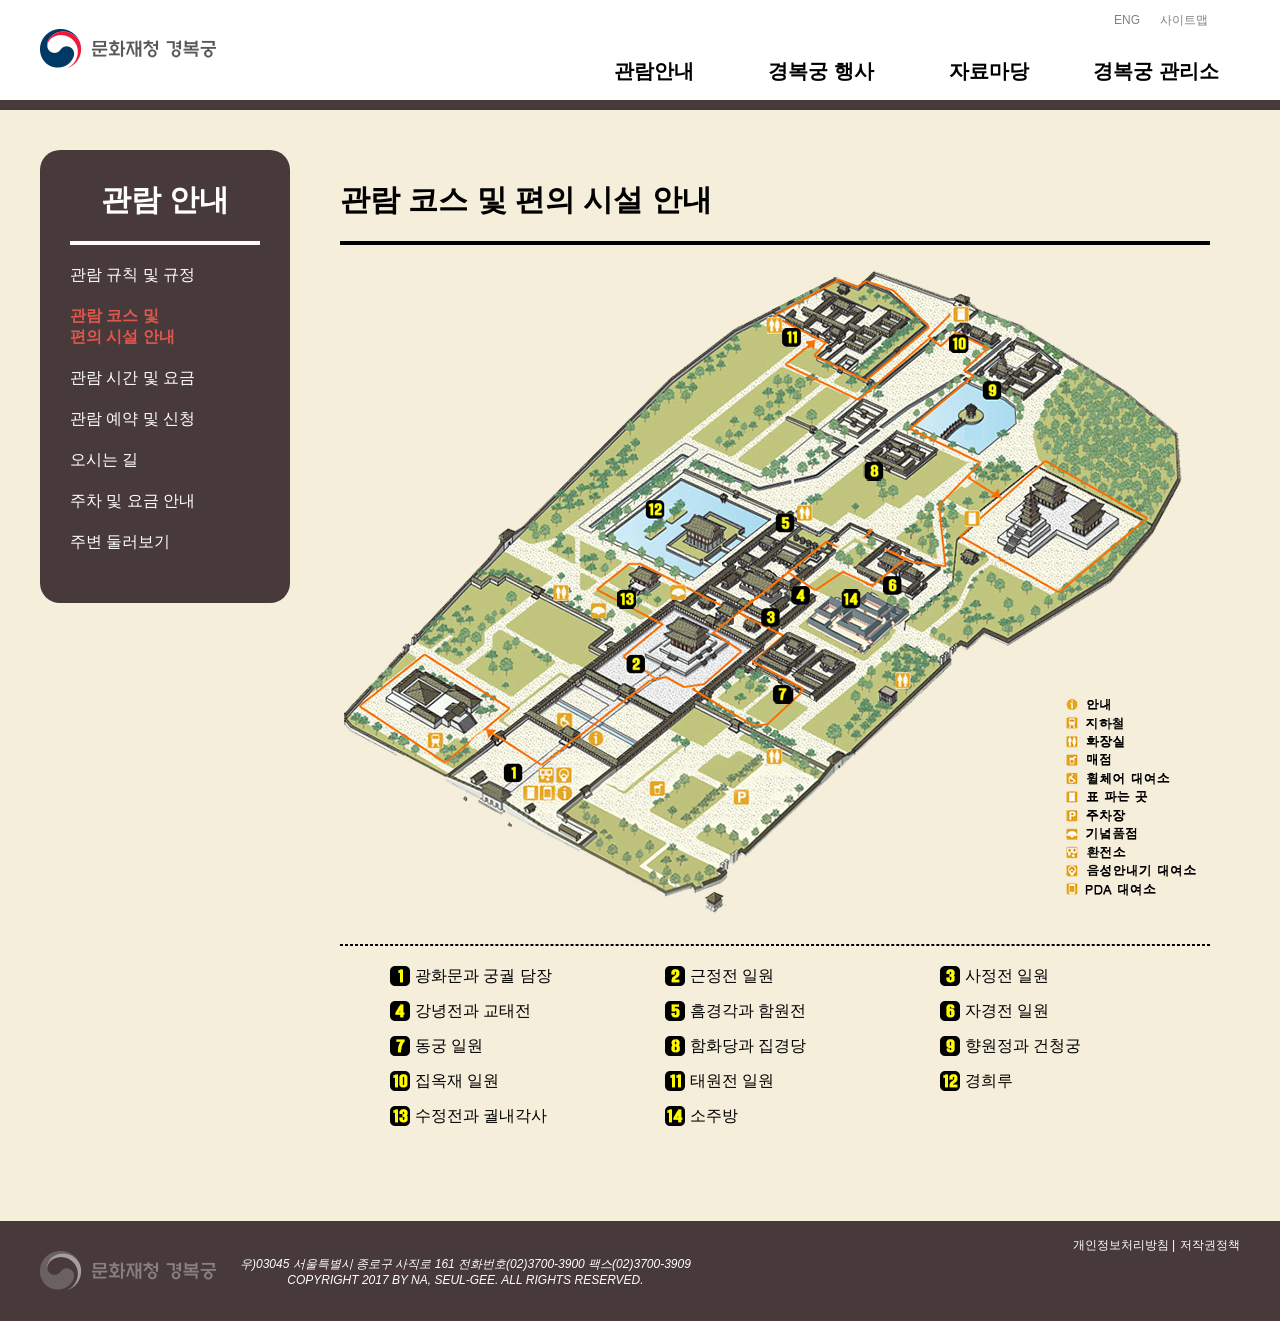
<file: 01_Gyeonbokgung/sub/guide/course/index.html>
<!DOCTYPE html>
<html lang="ko">

<head>
    <meta charset="UTF-8">
    <title>문화재청 경복궁</title>
    <link rel="stylesheet" type="text/css" href="../../../css/basic.css">
    <link rel="stylesheet" type="text/css" href="../../../css/guide.css">
    <script src="http://ajax.googleapis.com/ajax/libs/jquery/1.11.3/jquery.min.js"></script>
    <script>
        $(function () {
            $('.depth02').hide();
            $('.depth01>li').mouseenter(function () {
                $('.depth02').slideUp();
                $(this).children('.depth02').slideDown();
            })
            $('.depth02').mouseleave(function () {
                $('.depth02').slideUp();
            })
            
            $('.course_img div').mouseenter(function(){
                var li = $(this).index();
                $('.course_li li').eq(li).addClass('on');
                $(this).children('img:last-child').animate({
                    opacity: 1
                })
            })
            $('.course_img div').mouseleave(function(){
                var li = $(this).index();
                $('.course_li li').eq(li).removeClass('on');
                $(this).children('img:last-child').animate({
                    opacity: 0
                })
            })
            $('.course_li li').mouseenter(function(){
                var li = $(this).index();
                $('.course_img div').eq(li).children('img:last-child').animate({
                    opacity: 1
                })
                $(this).addClass('on');
            })
            $('.course_li li').mouseleave(function(){
                var li = $(this).index();
                $('.course_img div').eq(li).children('img:last-child').animate({
                    opacity: 0
                })
                $(this).removeClass('on');
            })
        })
    </script>
</head>

<body>
    <header>
        <div class="wrap">
            <div class="top_logo"><a href="http://dreamwhale.dothome.co.kr/01_Gyeonbokgung/"></a></div>
            <div class="top_nav">
                <ul>
                    <li><a href="#">ENG</a></li>
                    <li><a href="http://dreamwhale.dothome.co.kr/01_Gyeonbokgung/sub/services/sitemap/">사이트맵</a></li>
                </ul>
            </div>
            <div class="main_nav">
                <ul class="depth01">
                    <li class="nav_menu01"><a href="#none">관람안내</a>
                        <ul class="depth02">
                            <li><a href="#">관람 규칙 및 규정</a></li>
                            <li><a href="http://dreamwhale.dothome.co.kr/01_Gyeonbokgung/sub/guide/course/">관람 코스 및<br>편의 시설 안내</a></li>
                            <li><a href="#">관람 시간 및 요금</a></li>
                            <li><a href="#none">관람 예약 및 신청</a></li>
                            <li><a href="http://dreamwhale.dothome.co.kr/01_Gyeonbokgung/sub/guide/map/">오시는 길</a></li>
                            <li><a href="#">주차 및 요금 안내</a></li>
                            <li><a href="#">주변 둘러보기</a></li>
                        </ul>
                    </li>
                    <li class="nav_menu02"><a href="#none">경복궁 행사</a>
                        <ul class="depth02">
                            <li><a href="#">야간 특별 관람</a></li>
                            <li><a href="#">다례 체험</a></li>
                            <li><a href="#">장고 개방</a></li>
                            <li><a href="#">소주방 개방</a></li>
                            <li><a href="#">수문장 교대 의식</a></li>
                            <li><a href="#">왕가의 산책</a></li>
                        </ul>
                    </li>
                    <li class="nav_menu03"><a href="#none">자료마당</a>
                        <ul class="depth02">
                            <li><a href="#none">경복궁 소개</a></li>
                            <li><a href="#">알고싶은 이야기</a></li>
                            <li><a href="#">가이드 북</a></li>
                            <li><a href="#">간행물</a></li>
                            <li><a href="#">언론보도</a></li>
                        </ul>
                    </li>
                    <li class="nav_menu04"><a href="#none">경복궁 관리소</a>
                        <ul class="depth02">
                            <li><a href="#">인사말</a></li>
                            <li><a href="#">연혁</a></li>
                            <li><a href="#">직원소개</a></li>
                            <li><a href="#">공지사항</a></li>
                            <li><a href="#">자주하는 질문</a></li>
                            <li><a href="https://www.e-minwon.go.kr/webs/menu.jsp?menu_id=info">민원 신청</a></li>
                        </ul>
                    </li>
                </ul>
            </div>
        </div>
    </header>
    <section>
        <div class="side_nav">
            <h1>관람 안내</h1>
            <hr>
            <ul>
                <li><a href="#">관람 규칙 및 규정</a></li>
                <li class="on"><a href="http://dreamwhale.dothome.co.kr/01_Gyeonbokgung/sub/guide/course/">관람 코스 및<br>편의 시설 안내</a></li>
                <li><a href="#">관람 시간 및 요금</a></li>
                <li><a href="#">관람 예약 및 신청</a></li>
                <li><a href="http://dreamwhale.dothome.co.kr/01_Gyeonbokgung/sub/guide/map/">오시는 길</a></li>
                <li><a href="#">주차 및 요금 안내</a></li>
                <li><a href="#">주변 둘러보기</a></li>
            </ul>
        </div>
        <div class="article">
            <div class="course">
                <h1>관람 코스 및 편의 시설 안내</h1>
                <hr>
                <div class="box">
                    <div class="course_img">
                        <div>
                            <img src="../../images/guide/1.png" alt="광화문과 궁궐 담장">
                            <img src="../../images/guide/hover/1.png" alt="광화문과 궁궐 담장">
                        </div>
                        <div>
                            <img src="../../images/guide/2.png" alt="근정전 일원">
                            <img src="../../images/guide/hover/2.png" alt="근정전 일원">
                        </div>
                        <div>
                            <img src="../../images/guide/3.png" alt="사정전 일원">
                            <img src="../../images/guide/hover/3.png" alt="사정전 일원">
                        </div>
                        <div>
                            <img src="../../images/guide/4.png" alt="강녕전과 교태전">
                            <img src="../../images/guide/hover/4.png" alt="강녕전과 교태전">
                        </div>
                        <div>
                            <img src="../../images/guide/5.png" alt="흠경각과 함원전">
                            <img src="../../images/guide/hover/5.png" alt="흠경각과 함원전">
                        </div>
                        <div>
                            <img src="../../images/guide/6.png" alt="자경전 일원">
                            <img src="../../images/guide/hover/6.png" alt="자경전 일원">
                        </div>
                        <div>
                            <img src="../../images/guide/7.png" alt="동궁 일원">
                            <img src="../../images/guide/hover/7.png" alt="동궁 일원">
                        </div>
                        <div>
                            <img src="../../images/guide/8.png" alt="함화당과 집경당">
                            <img src="../../images/guide/hover/8.png" alt="함화당과 집경당">
                        </div>
                        <div>
                            <img src="../../images/guide/9.png" alt="향원정과 건청궁">
                            <img src="../../images/guide/hover/9.png" alt="향원정과 건청궁">
                        </div>
                        <div>
                            <img src="../../images/guide/10.png" alt="집옥재 일원">
                            <img src="../../images/guide/hover/10.png" alt="집옥재 일원">
                        </div>
                        <div>
                            <img src="../../images/guide/11.png" alt="태원전 일원">
                            <img src="../../images/guide/hover/11.png" alt="태원전 일원">
                        </div>
                        <div>
                            <img src="../../images/guide/12.png" alt="경희루">
                            <img src="../../images/guide/hover/12.png" alt="경희루">
                        </div>
                        <div>
                            <img src="../../images/guide/13.png" alt="수정전과 궐내각사">
                            <img src="../../images/guide/hover/13.png" alt="수정전과 궐내각사">
                        </div>
                        <div>
                            <img src="../../images/guide/14.png" alt="소주방">
                            <img src="../../images/guide/hover/14.png" alt="소주방">
                        </div>
                    </div>
                    <hr>
                    <ul class="course_li">
                        <li>광화문과 궁궐 담장</li>
                        <li>근정전 일원</li>
                        <li>사정전 일원</li>
                        <li>강녕전과 교태전</li>
                        <li>흠경각과 함원전</li>
                        <li>자경전 일원</li>
                        <li>동궁 일원</li>
                        <li>함화당과 집경당</li>
                        <li>향원정과 건청궁</li>
                        <li>집옥재 일원</li>
                        <li>태원전 일원</li>
                        <li>경희루</li>
                        <li>수정전과 궐내각사</li>
                        <li>소주방</li>
                    </ul>
                </div>
            </div>
        </div>
    </section>
    <footer>
        <div class="wrap">
            <div class="footer_logo"></div>
            <address>
               우)03045 서울특별시 종로구 사직로 161  전화번호(02)3700-3900  팩스(02)3700-3909<br>
               COPYRIGHT 2017 BY NA, SEUL-GEE. ALL RIGHTS RESERVED.
            </address>
            <ul class="copyright">
               <li><a href="http://dreamwhale.dothome.co.kr/01_Gyeonbokgung/sub/services/privacy_detail/">개인정보처리방침</a> |</li>
               <li><a href="http://dreamwhale.dothome.co.kr/01_Gyeonbokgung/sub/services/copyright_detail/">저작권정책</a></li>
            </ul>
        </div>
    </footer>
</body>

</html>
</file>
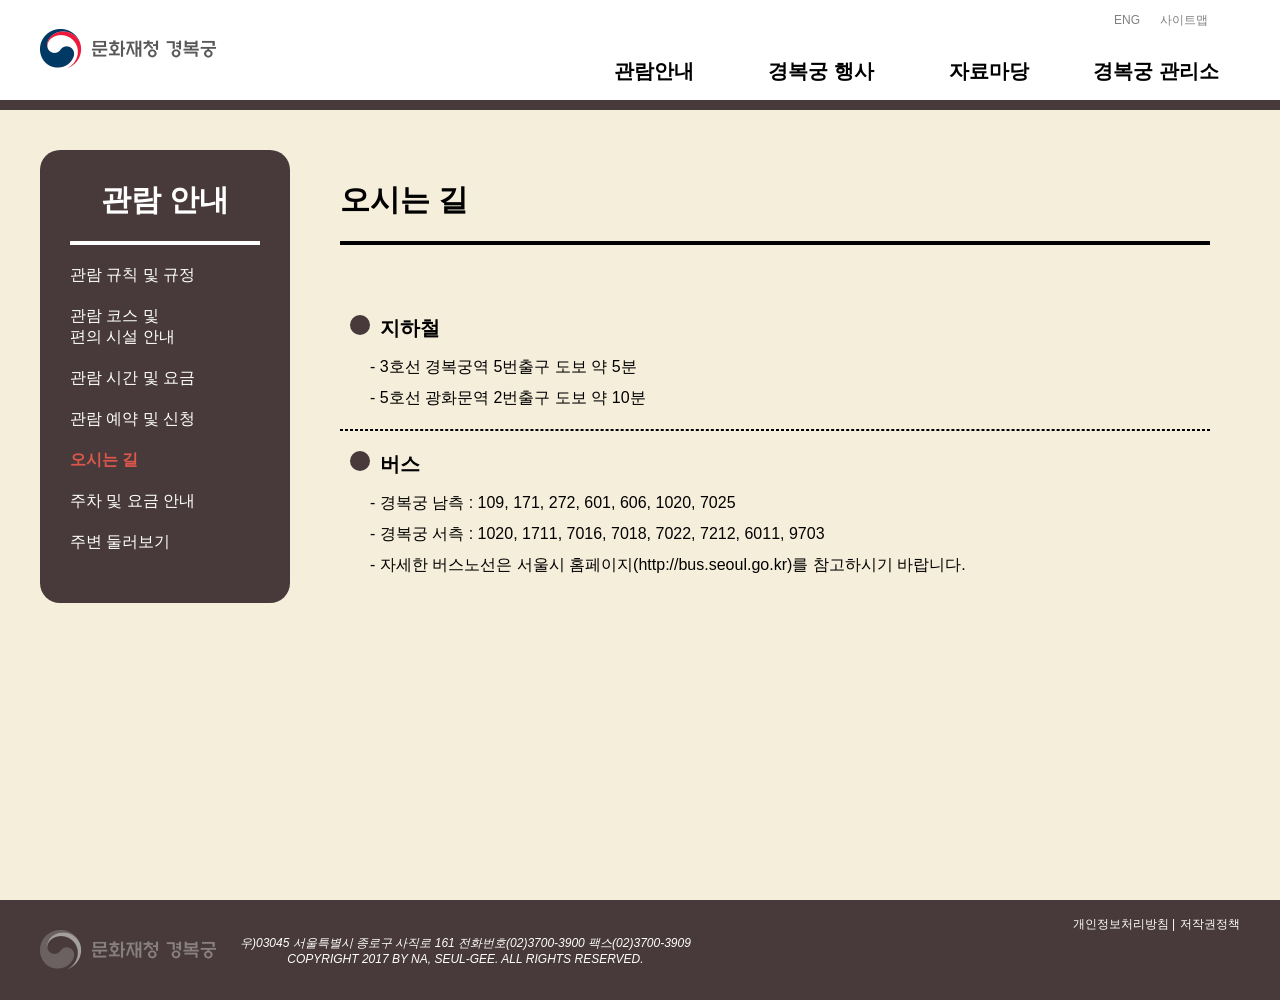
<file: 01_Gyeonbokgung/sub/guide/map/index.html>
<!DOCTYPE html>
<html lang="ko">

<head>
    <meta charset="UTF-8">
    <title>문화재청 경복궁</title>
    <link rel="stylesheet" type="text/css" href="../../../css/basic.css">
    <link rel="stylesheet" type="text/css" href="../../../css/guide.css">
    <script src="http://ajax.googleapis.com/ajax/libs/jquery/1.11.3/jquery.min.js"></script>
    <script>
        $(function () {
            $('.depth02').hide();
            $('.depth01>li').mouseenter(function () {
                $('.depth02').slideUp();
                $(this).children('.depth02').slideDown();
            })
            $('.depth02').mouseleave(function () {
                $('.depth02').slideUp();
            })
        })
    </script>
</head>

<body>
    <header>
        <div class="wrap">
            <div class="top_logo"><a href="http://dreamwhale.dothome.co.kr/01_Gyeonbokgung/"></a></div>
            <div class="top_nav">
                <ul>
                    <li><a href="#">ENG</a></li>
                    <li><a href="http://dreamwhale.dothome.co.kr/01_Gyeonbokgung/sub/services/sitemap/">사이트맵</a></li>
                </ul>
            </div>
            <div class="main_nav">
                <ul class="depth01">
                    <li class="nav_menu01"><a href="#none">관람안내</a>
                        <ul class="depth02">
                            <li><a href="#">관람 규칙 및 규정</a></li>
                            <li><a href="http://dreamwhale.dothome.co.kr/01_Gyeonbokgung/sub/guide/course/">관람 코스 및<br>편의 시설 안내</a></li>
                            <li><a href="#">관람 시간 및 요금</a></li>
                            <li><a href="#none">관람 예약 및 신청</a></li>
                            <li><a href="http://dreamwhale.dothome.co.kr/01_Gyeonbokgung/sub/guide/map/">오시는 길</a></li>
                            <li><a href="#">주차 및 요금 안내</a></li>
                            <li><a href="#">주변 둘러보기</a></li>
                        </ul>
                    </li>
                    <li class="nav_menu02"><a href="#none">경복궁 행사</a>
                        <ul class="depth02">
                            <li><a href="#">야간 특별 관람</a></li>
                            <li><a href="#">다례 체험</a></li>
                            <li><a href="#">장고 개방</a></li>
                            <li><a href="#">소주방 개방</a></li>
                            <li><a href="#">수문장 교대 의식</a></li>
                            <li><a href="#">왕가의 산책</a></li>
                        </ul>
                    </li>
                    <li class="nav_menu03"><a href="#none">자료마당</a>
                        <ul class="depth02">
                            <li><a href="#none">경복궁 소개</a></li>
                            <li><a href="#">알고싶은 이야기</a></li>
                            <li><a href="#">가이드 북</a></li>
                            <li><a href="#">간행물</a></li>
                            <li><a href="#">언론보도</a></li>
                        </ul>
                    </li>
                    <li class="nav_menu04"><a href="#none">경복궁 관리소</a>
                        <ul class="depth02">
                            <li><a href="#">인사말</a></li>
                            <li><a href="#">연혁</a></li>
                            <li><a href="#">직원소개</a></li>
                            <li><a href="#">공지사항</a></li>
                            <li><a href="#">자주하는 질문</a></li>
                            <li><a href="https://www.e-minwon.go.kr/webs/menu.jsp?menu_id=info">민원 신청</a></li>
                        </ul>
                    </li>
                </ul>
            </div>
        </div>
    </header>
    <section>
        <div class="side_nav">
            <h1>관람 안내</h1>
            <hr>
            <ul>
                <li><a href="#">관람 규칙 및 규정</a></li>
                <li><a href="http://dreamwhale.dothome.co.kr/01_Gyeonbokgung/sub/guide/course/">관람 코스 및<br>편의 시설 안내</a></li>
                <li><a href="#">관람 시간 및 요금</a></li>
                <li><a href="#">관람 예약 및 신청</a></li>
                <li class="on"><a href="http://dreamwhale.dothome.co.kr/01_Gyeonbokgung/sub/guide/map/">오시는 길</a></li>
                <li><a href="#">주차 및 요금 안내</a></li>
                <li><a href="#">주변 둘러보기</a></li>
            </ul>
        </div>
        <div class="article">
            <div class="map">
                <h1>오시는 길</h1>
                <hr>
                <div class="box">
                    <div class="daum">
                        <!-- * Daum 지도 - 지도퍼가기 -->
                        <!-- 1. 지도 노드 -->
                        <div id="daumRoughmapContainer1486525077939" class="root_daum_roughmap root_daum_roughmap_landing"></div>

                        <!--
                            2. 설치 스크립트
                            * 지도 퍼가기 서비스를 2개 이상 넣을 경우, 설치 스크립트는 하나만 삽입합니다.
                        -->
                        <script class="daum_roughmap_loader_script" src="http://dmaps.daum.net/map_js_init/roughmapLoader.js">
                        </script>

                        <!-- 3. 실행 스크립트 -->
                        <script>
                            new daum.roughmap.Lander({
                                "timestamp" : "1486525077939",
                                "key" : "fthh",
                                "mapWidth" : "850",
                                "mapHeight" : "400",
                            }).render();
                        </script>
                    </div>
                    <ul class="transport">
                        <li><div></div><p>지하철</p>
                            <ul>
                                <li>- 3호선 경복궁역 5번출구 도보 약 5분</li>
                                <li>- 5호선 광화문역 2번출구 도보 약 10분</li>
                            </ul>
                        </li>
                        <li><hr></li>
                        <li><div></div><p>버스</p>
                            <ul>
                                <li>- 경복궁 남측 : 109, 171, 272, 601, 606, 1020, 7025</li>
                                <li>- 경복궁 서측 : 1020, 1711, 7016, 7018, 7022, 7212, 6011, 9703</li>
                                <li>- 자세한 버스노선은 서울시 홈페이지(http://bus.seoul.go.kr)를 참고하시기 바랍니다.</li>
                            </ul>
                        </li>
                    </ul>
                </div>
            </div>
        </div>
    </section>
    <footer>
        <div class="wrap">
            <div class="footer_logo"></div>
            <address>
               우)03045 서울특별시 종로구 사직로 161  전화번호(02)3700-3900  팩스(02)3700-3909<br>
               COPYRIGHT 2017 BY NA, SEUL-GEE. ALL RIGHTS RESERVED.
            </address>
            <ul class="copyright">
               <li><a href="http://dreamwhale.dothome.co.kr/01_Gyeonbokgung/sub/services/privacy_detail/">개인정보처리방침</a> |</li>
               <li><a href="http://dreamwhale.dothome.co.kr/01_Gyeonbokgung/sub/services/copyright_detail/">저작권정책</a></li>
            </ul>
        </div>
    </footer>
</body>

</html>
</file>
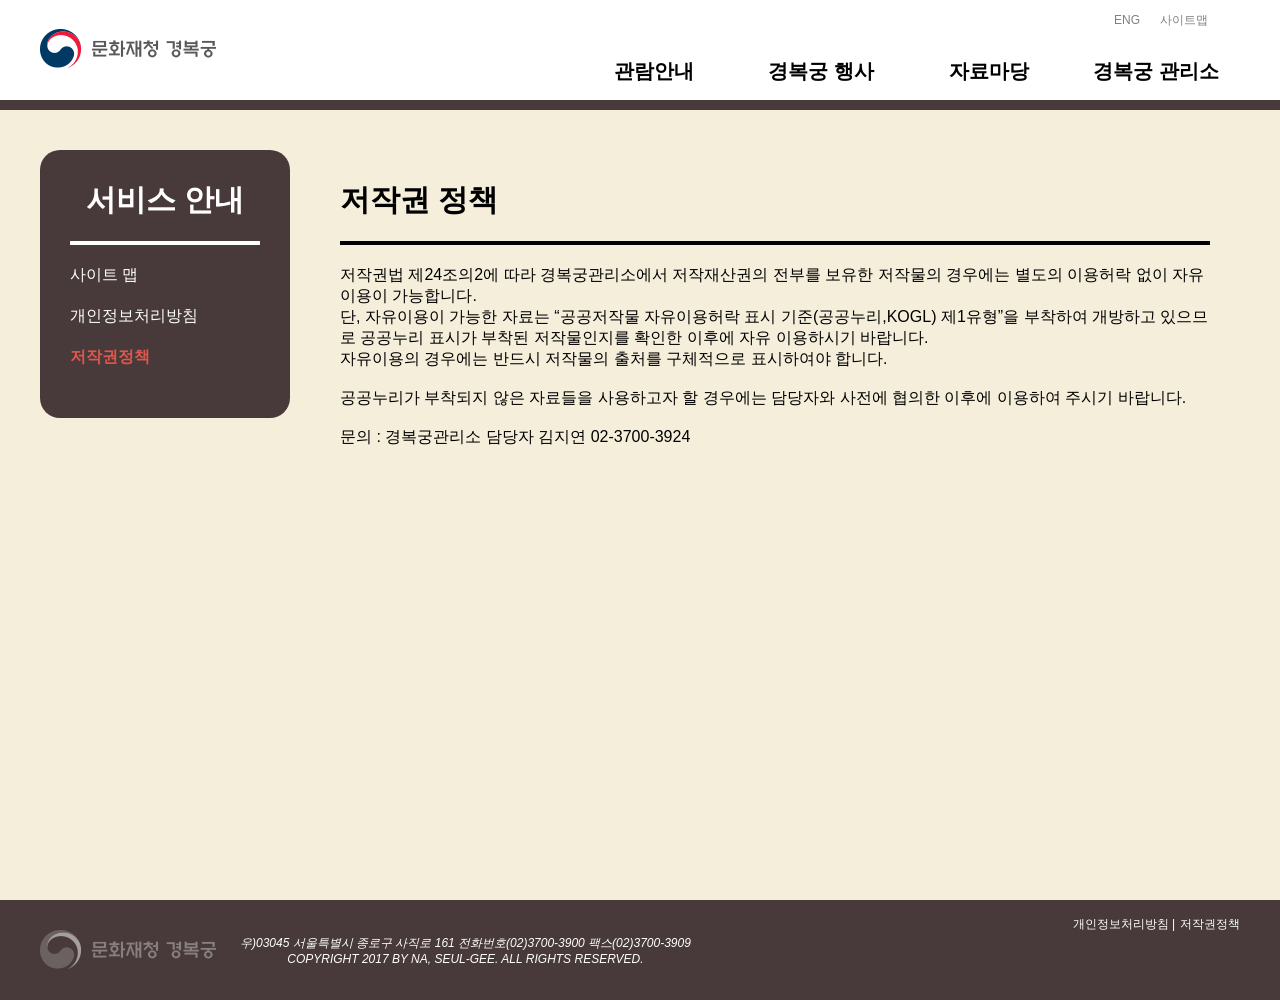
<file: 01_Gyeonbokgung/sub/services/copyright_detail/index.html>
<!DOCTYPE html>
<html lang="ko">

<head>
    <meta charset="UTF-8">
    <title>문화재청 경복궁</title>
    <link rel="stylesheet" type="text/css" href="../../../css/basic.css">
    <link rel="stylesheet" type="text/css" href="../../../css/services.css">
    <script src="http://ajax.googleapis.com/ajax/libs/jquery/1.11.3/jquery.min.js"></script>
    <script>
        $(function () {
            $('.depth02').hide();
            $('.depth01>li').mouseenter(function () {
                $('.depth02').slideUp();
                $(this).children('.depth02').slideDown();
            })
            $('.depth02').mouseleave(function () {
                $('.depth02').slideUp();
            })
        })
    </script>
</head>

<body>
    <header>
        <div class="wrap">
            <div class="top_logo"><a href="http://dreamwhale.dothome.co.kr/01_Gyeonbokgung/"></a></div>
            <div class="top_nav">
                <ul>
                    <li><a href="#">ENG</a></li>
                    <li><a href="http://dreamwhale.dothome.co.kr/01_Gyeonbokgung/sub/services/sitemap/">사이트맵</a></li>
                </ul>
            </div>
            <div class="main_nav">
                <ul class="depth01">
                    <li class="nav_menu01"><a href="#none">관람안내</a>
                        <ul class="depth02">
                            <li><a href="#">관람 규칙 및 규정</a></li>
                            <li><a href="http://dreamwhale.dothome.co.kr/01_Gyeonbokgung/sub/guide/course/">관람 코스 및<br>편의 시설 안내</a></li>
                            <li><a href="#">관람 시간 및 요금</a></li>
                            <li><a href="#none">관람 예약 및 신청</a></li>
                            <li><a href="http://dreamwhale.dothome.co.kr/01_Gyeonbokgung/sub/guide/map/">오시는 길</a></li>
                            <li><a href="#">주차 및 요금 안내</a></li>
                            <li><a href="#">주변 둘러보기</a></li>
                        </ul>
                    </li>
                    <li class="nav_menu02"><a href="#none">경복궁 행사</a>
                        <ul class="depth02">
                            <li><a href="#">야간 특별 관람</a></li>
                            <li><a href="#">다례 체험</a></li>
                            <li><a href="#">장고 개방</a></li>
                            <li><a href="#">소주방 개방</a></li>
                            <li><a href="#">수문장 교대 의식</a></li>
                            <li><a href="#">왕가의 산책</a></li>
                        </ul>
                    </li>
                    <li class="nav_menu03"><a href="#none">자료마당</a>
                        <ul class="depth02">
                            <li><a href="#none">경복궁 소개</a></li>
                            <li><a href="#">알고싶은 이야기</a></li>
                            <li><a href="#">가이드 북</a></li>
                            <li><a href="#">간행물</a></li>
                            <li><a href="#">언론보도</a></li>
                        </ul>
                    </li>
                    <li class="nav_menu04"><a href="#none">경복궁 관리소</a>
                        <ul class="depth02">
                            <li><a href="#">인사말</a></li>
                            <li><a href="#">연혁</a></li>
                            <li><a href="#">직원소개</a></li>
                            <li><a href="#">공지사항</a></li>
                            <li><a href="#">자주하는 질문</a></li>
                            <li><a href="https://www.e-minwon.go.kr/webs/menu.jsp?menu_id=info">민원 신청</a></li>
                        </ul>
                    </li>
                </ul>
            </div>
        </div>
    </header>
    <section>
        <div class="side_nav">
            <h1>서비스 안내</h1>
            <hr>
            <ul>
                <li><a href="http://dreamwhale.dothome.co.kr/01_Gyeonbokgung/sub/services/sitemap">사이트 맵</a></li>
                <li><a href="http://dreamwhale.dothome.co.kr/01_Gyeonbokgung/sub/services/privacy_detail">개인정보처리방침</a></li>
                <li class="on"><a href="http://dreamwhale.dothome.co.kr/01_Gyeonbokgung/sub/services/copyright_detail">저작권정책</a></li>
            </ul>
        </div>
        <div class="article">
            <div class="copyright_detail">
                <h1>저작권 정책</h1>
                <hr>
                <div class="box">
                    저작권법 제24조의2에 따라 경복궁관리소에서 저작재산권의 전부를 보유한 저작물의 경우에는 별도의 이용허락 없이 자유이용이 가능합니다.<br>
                    단, 자유이용이 가능한 자료는 “공공저작물 자유이용허락 표시 기준(공공누리,KOGL) 제1유형”을 부착하여 개방하고 있으므로 공공누리 표시가 부착된 저작물인지를 확인한 이후에 자유 이용하시기 바랍니다.<br>
                    자유이용의 경우에는 반드시 저작물의 출처를 구체적으로 표시하여야 합니다.<br><br>

                    공공누리가 부착되지 않은 자료들을 사용하고자 할 경우에는 담당자와 사전에 협의한 이후에 이용하여 주시기 바랍니다.<br><br>

                    문의 : 경복궁관리소 담당자 김지연 02-3700-3924
                </div>
            </div>
        </div>
    </section>
    <footer>
        <div class="wrap">
            <div class="footer_logo"></div>
            <address>
               우)03045 서울특별시 종로구 사직로 161  전화번호(02)3700-3900  팩스(02)3700-3909<br>
               COPYRIGHT 2017 BY NA, SEUL-GEE. ALL RIGHTS RESERVED.
            </address>
            <ul class="copyright">
               <li><a href="http://dreamwhale.dothome.co.kr/01_Gyeonbokgung/sub/services/privacy_detail/">개인정보처리방침</a> |</li>
               <li><a href="http://dreamwhale.dothome.co.kr/01_Gyeonbokgung/sub/services/copyright_detail/">저작권정책</a></li>
            </ul>
        </div>
    </footer>
</body>

</html>
</file>
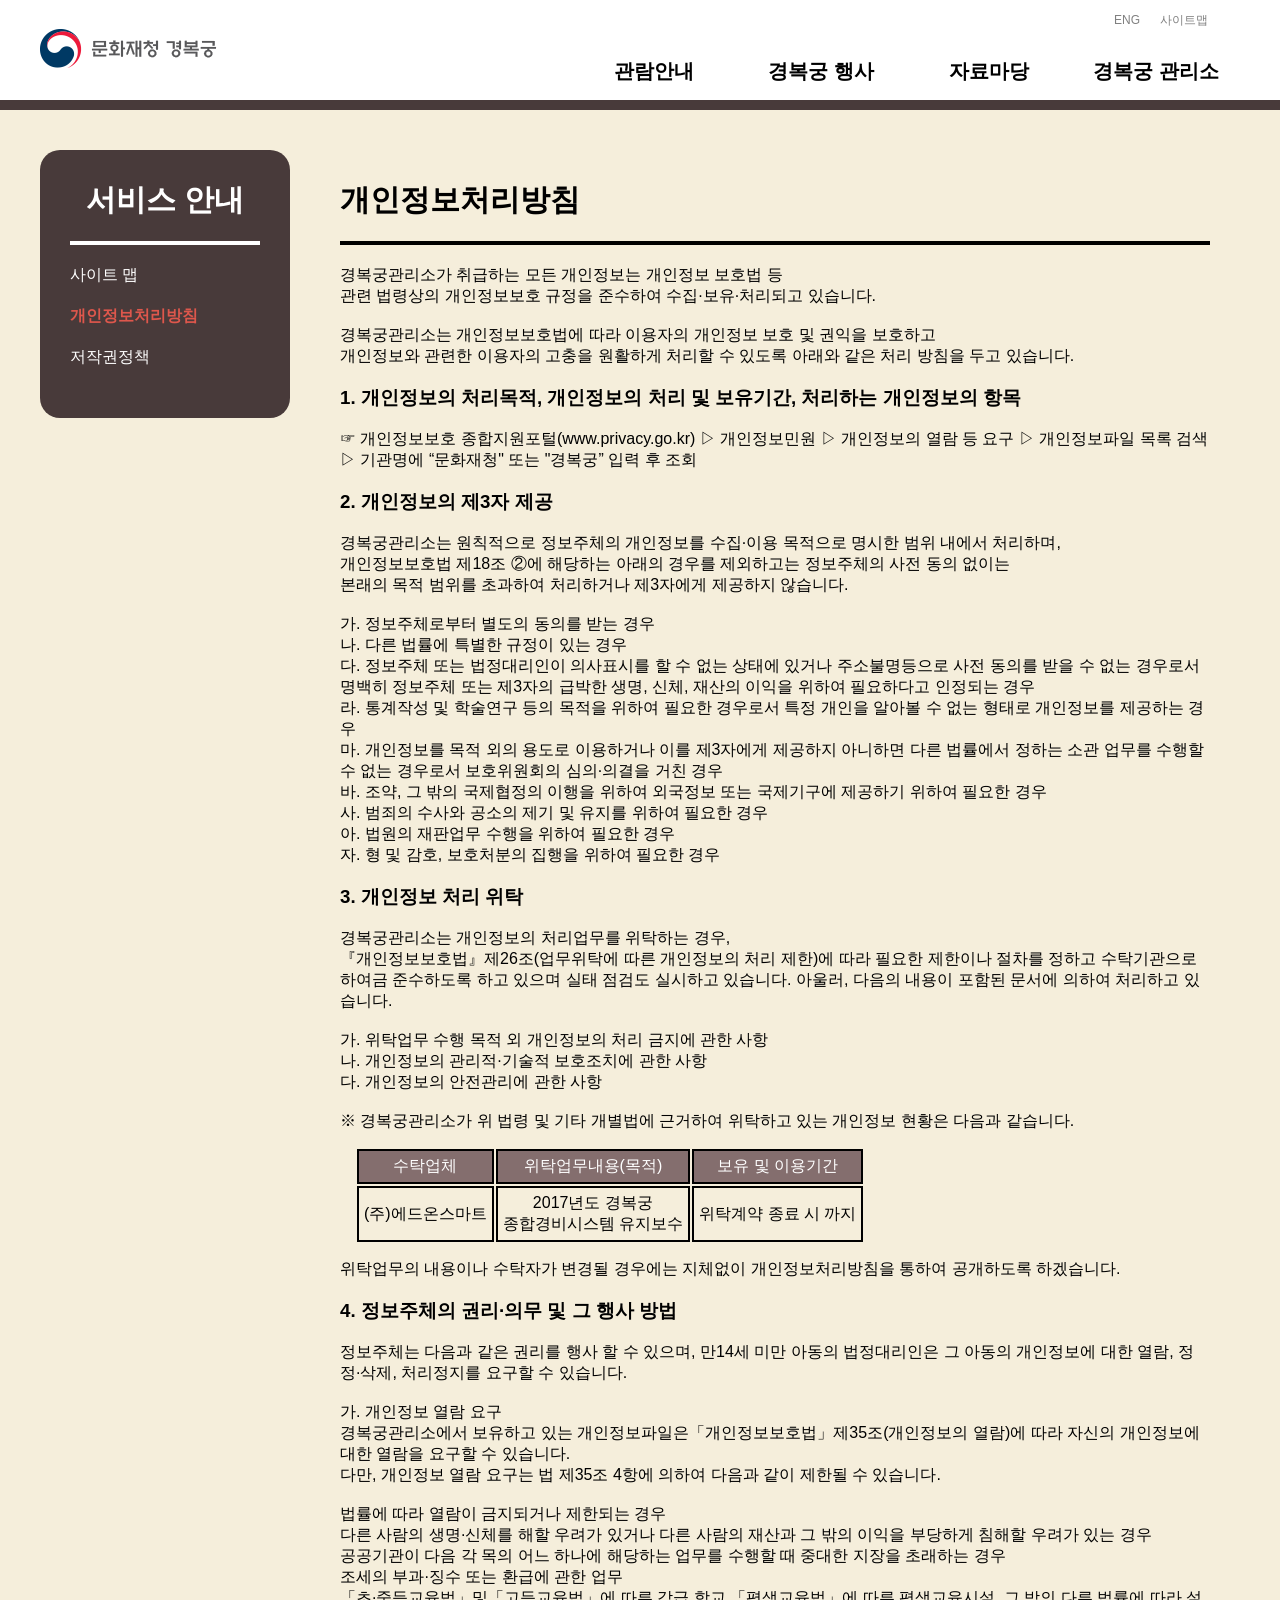
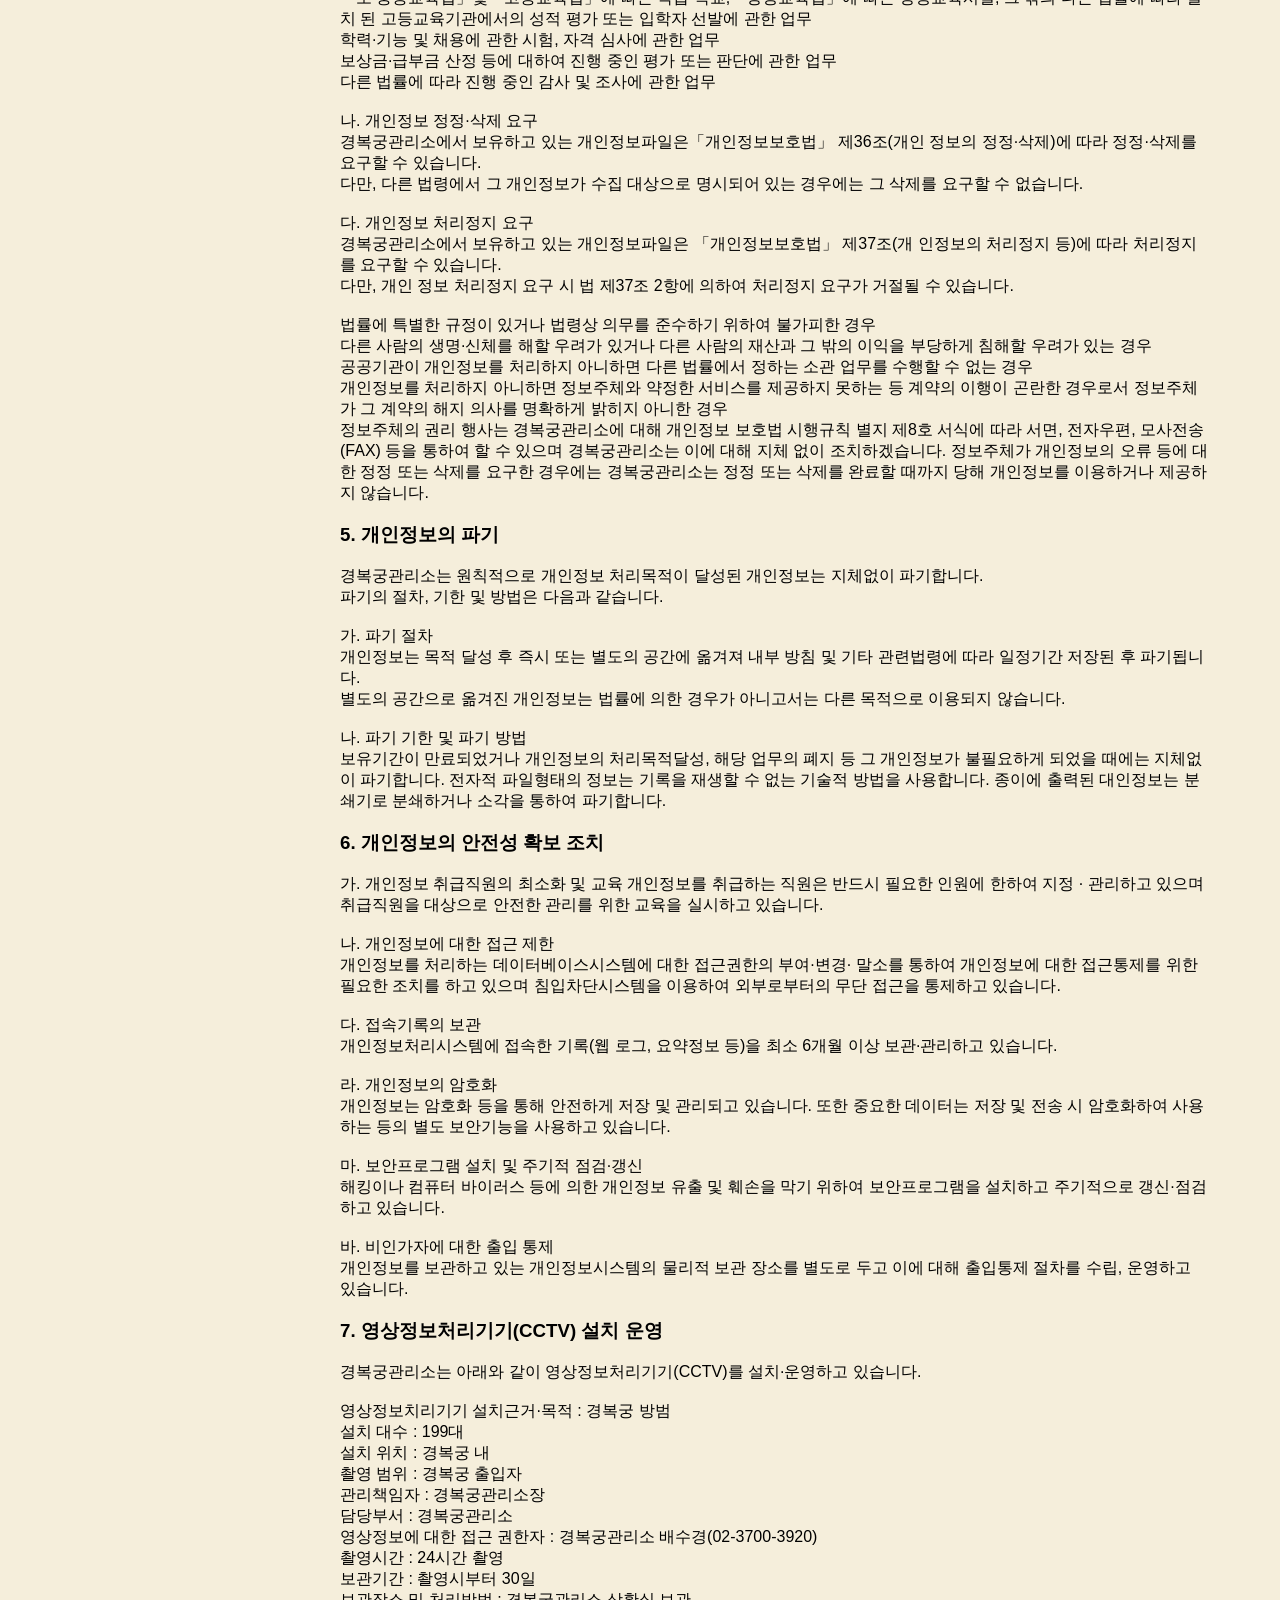
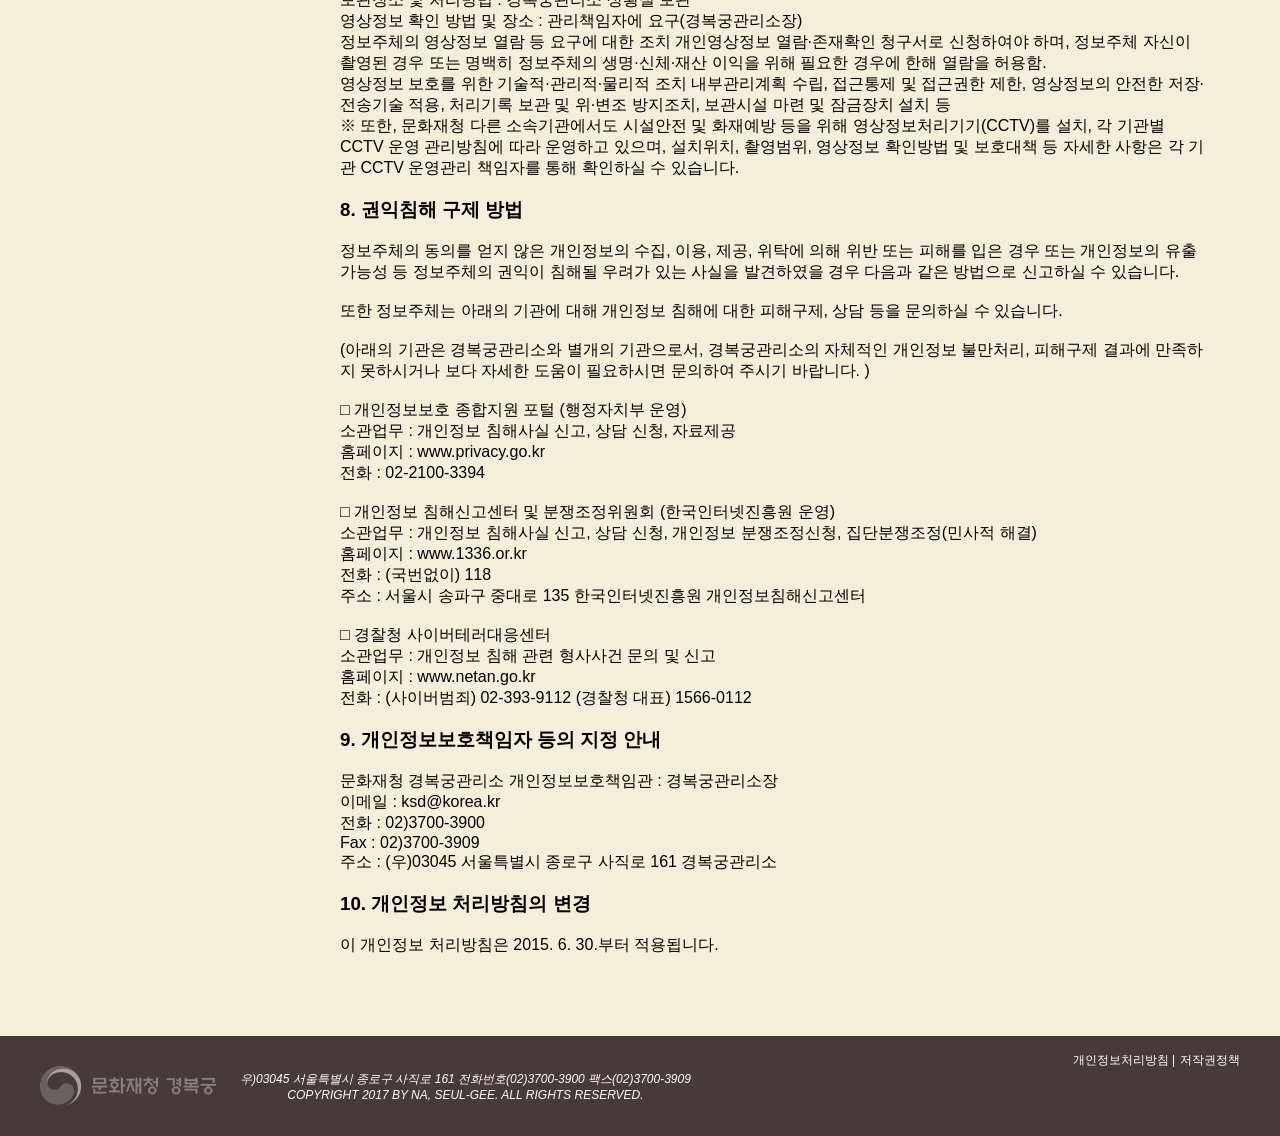
<file: 01_Gyeonbokgung/sub/services/privacy_detail/index.html>
<!DOCTYPE html>
<html lang="ko">

<head>
    <meta charset="UTF-8">
    <title>문화재청 경복궁</title>
    <link rel="stylesheet" type="text/css" href="../../../css/basic.css">
    <link rel="stylesheet" type="text/css" href="../../../css/services.css">
    <script src="http://ajax.googleapis.com/ajax/libs/jquery/1.11.3/jquery.min.js"></script>
    <script>
        $(function () {
            $('.depth02').hide();
            $('.depth01>li').mouseenter(function () {
                $('.depth02').slideUp();
                $(this).children('.depth02').slideDown();
            })
            $('.depth02').mouseleave(function () {
                $('.depth02').slideUp();
            })
        })
    </script>
</head>

<body>
    <header>
        <div class="wrap">
            <div class="top_logo"><a href="http://dreamwhale.dothome.co.kr/01_Gyeonbokgung/"></a></div>
            <div class="top_nav">
                <ul>
                    <li><a href="#">ENG</a></li>
                    <li><a href="http://dreamwhale.dothome.co.kr/01_Gyeonbokgung/sub/services/sitemap/">사이트맵</a></li>
                </ul>
            </div>
            <div class="main_nav">
                <ul class="depth01">
                    <li class="nav_menu01"><a href="#none">관람안내</a>
                        <ul class="depth02">
                            <li><a href="#">관람 규칙 및 규정</a></li>
                            <li><a href="http://dreamwhale.dothome.co.kr/01_Gyeonbokgung/sub/guide/course/">관람 코스 및<br>편의 시설 안내</a></li>
                            <li><a href="#">관람 시간 및 요금</a></li>
                            <li><a href="#none">관람 예약 및 신청</a></li>
                            <li><a href="http://dreamwhale.dothome.co.kr/01_Gyeonbokgung/sub/guide/map/">오시는 길</a></li>
                            <li><a href="#">주차 및 요금 안내</a></li>
                            <li><a href="#">주변 둘러보기</a></li>
                        </ul>
                    </li>
                    <li class="nav_menu02"><a href="#none">경복궁 행사</a>
                        <ul class="depth02">
                            <li><a href="#">야간 특별 관람</a></li>
                            <li><a href="#">다례 체험</a></li>
                            <li><a href="#">장고 개방</a></li>
                            <li><a href="#">소주방 개방</a></li>
                            <li><a href="#">수문장 교대 의식</a></li>
                            <li><a href="#">왕가의 산책</a></li>
                        </ul>
                    </li>
                    <li class="nav_menu03"><a href="#none">자료마당</a>
                        <ul class="depth02">
                            <li><a href="#none">경복궁 소개</a></li>
                            <li><a href="#">알고싶은 이야기</a></li>
                            <li><a href="#">가이드 북</a></li>
                            <li><a href="#">간행물</a></li>
                            <li><a href="#">언론보도</a></li>
                        </ul>
                    </li>
                    <li class="nav_menu04"><a href="#none">경복궁 관리소</a>
                        <ul class="depth02">
                            <li><a href="#">인사말</a></li>
                            <li><a href="#">연혁</a></li>
                            <li><a href="#">직원소개</a></li>
                            <li><a href="#">공지사항</a></li>
                            <li><a href="#">자주하는 질문</a></li>
                            <li><a href="https://www.e-minwon.go.kr/webs/menu.jsp?menu_id=info">민원 신청</a></li>
                        </ul>
                    </li>
                </ul>
            </div>
        </div>
    </header>
    <section>
        <div class="side_nav">
            <h1>서비스 안내</h1>
            <hr>
            <ul>
                <li><a href="http://dreamwhale.dothome.co.kr/01_Gyeonbokgung/sub/services/sitemap">사이트 맵</a></li>
                <li class="on"><a href="http://dreamwhale.dothome.co.kr/01_Gyeonbokgung/sub/services/privacy_detail">개인정보처리방침</a></li>
                <li><a href="http://dreamwhale.dothome.co.kr/01_Gyeonbokgung/sub/services/copyright_detail">저작권정책</a></li>
            </ul>
        </div>
        <div class="article">
            <div class="privacy_detail">
                <h1>개인정보처리방침</h1>
                <hr>
                <div class="box">
                    경복궁관리소가 취급하는 모든 개인정보는 개인정보 보호법 등<br>
                    관련 법령상의 개인정보보호 규정을 준수하여 수집·보유·처리되고 있습니다.<br><br>

                    경복궁관리소는 개인정보보호법에 따라 이용자의 개인정보 보호 및 권익을 보호하고<br>
                    개인정보와 관련한 이용자의 고충을 원활하게 처리할 수 있도록 아래와 같은 처리 방침을 두고 있습니다.<br><br>

                    <h3>1. 개인정보의 처리목적, 개인정보의 처리 및 보유기간, 처리하는 개인정보의 항목</h3><br>
                    ☞ 개인정보보호 종합지원포털(www.privacy.go.kr) ▷ 개인정보민원 ▷ 개인정보의 열람 등 요구 ▷ 개인정보파일 목록 검색
                    ▷ 기관명에 “문화재청" 또는 "경복궁” 입력 후 조회<br><br>


                    <h3>2. 개인정보의 제3자 제공</h3><br>
                    경복궁관리소는 원칙적으로 정보주체의 개인정보를 수집·이용 목적으로 명시한 범위 내에서 처리하며,<br>
                    개인정보보호법 제18조 ②에 해당하는 아래의 경우를 제외하고는 정보주체의 사전 동의 없이는<br>
                    본래의 목적 범위를 초과하여 처리하거나 제3자에게 제공하지 않습니다.<br><br>

                    가. 정보주체로부터 별도의 동의를 받는 경우<br>
                    나. 다른 법률에 특별한 규정이 있는 경우<br>
                    다. 정보주체 또는 법정대리인이 의사표시를 할 수 없는 상태에 있거나 주소불명등으로 사전 동의를 받을 수 없는 경우로서
                    명백히 정보주체 또는 제3자의 급박한 생명, 신체, 재산의 이익을 위하여 필요하다고 인정되는 경우<br>
                    라. 통계작성 및 학술연구 등의 목적을 위하여 필요한 경우로서 특정 개인을 알아볼 수 없는 형태로 개인정보를 제공하는 경우<br>
                    마. 개인정보를 목적 외의 용도로 이용하거나 이를 제3자에게 제공하지 아니하면 다른 법률에서 정하는 소관 업무를 수행할 수 없는 경우로서 보호위원회의 심의·의결을 거친 경우<br>
                    바. 조약, 그 밖의 국제협정의 이행을 위하여 외국정보 또는 국제기구에 제공하기 위하여 필요한 경우<br>
                    사. 범죄의 수사와 공소의 제기 및 유지를 위하여 필요한 경우<br>
                    아. 법원의 재판업무 수행을 위하여 필요한 경우<br>
                    자. 형 및 감호, 보호처분의 집행을 위하여 필요한 경우<br><br>


                    <h3>3. 개인정보 처리 위탁</h3><br>
                    경복궁관리소는 개인정보의 처리업무를 위탁하는 경우,<br>
                    『개인정보보호법』제26조(업무위탁에 따른 개인정보의 처리 제한)에 따라 필요한 제한이나 절차를 정하고 수탁기관으로 하여금 준수하도록 하고 있으며 실태 점검도 실시하고 있습니다. 아울러, 다음의 내용이 포함된 문서에 의하여 처리하고 있습니다.<br><br>

                    가. 위탁업무 수행 목적 외 개인정보의 처리 금지에 관한 사항<br>
                    나. 개인정보의 관리적·기술적 보호조치에 관한 사항<br>
                    다. 개인정보의 안전관리에 관한 사항<br><br>

                    ※ 경복궁관리소가 위 법령 및 기타 개별법에 근거하여 위탁하고 있는 개인정보 현황은 다음과 같습니다.<br>
                    <table>
                        <tr>
                            <td>수탁업체</td>
                            <td>위탁업무내용(목적)</td>
                            <td>보유 및 이용기간</td>
                        </tr>
                        <tr>
                            <td>(주)에드온스마트</td>
                            <td>2017년도 경복궁<br>종합경비시스템 유지보수</td>
                            <td>위탁계약 종료 시 까지</td>
                        </tr>
                    </table>
                    위탁업무의 내용이나 수탁자가 변경될 경우에는 지체없이 개인정보처리방침을 통하여 공개하도록 하겠습니다.<br><br>


                    <h3>4. 정보주체의 권리·의무 및 그 행사 방법</h3><br>
                    정보주체는 다음과 같은 권리를 행사 할 수 있으며, 만14세 미만 아동의 법정대리인은 그 아동의 개인정보에 대한 열람, 
                    정정·삭제, 처리정지를 요구할 수 있습니다.<br><br>

                    가. 개인정보 열람 요구<br>
                    경복궁관리소에서 보유하고 있는 개인정보파일은「개인정보보호법」제35조(개인정보의 열람)에 따라 자신의 개인정보에 대한
                    열람을 요구할 수 있습니다.<br>
                    다만, 개인정보 열람 요구는 법 제35조 4항에 의하여 다음과 같이 제한될 수 있습니다.<br><br>

                    법률에 따라 열람이 금지되거나 제한되는 경우<br>
                    다른 사람의 생명·신체를 해할 우려가 있거나 다른 사람의 재산과 그 밖의 이익을 부당하게 침해할 우려가 있는 경우<br>
                    공공기관이 다음 각 목의 어느 하나에 해당하는 업무를 수행할 때 중대한 지장을 초래하는 경우<br>
                    조세의 부과·징수 또는 환급에 관한 업무<br>
                    「초·중등교육법」및「고등교육법」에 따른 각급 학교,「평생교육법」에 따른 평생교육시설, 그 밖의 다른 법률에 따라 설치 된
                    고등교육기관에서의 성적 평가 또는 입학자 선발에 관한 업무<br>
                    학력·기능 및 채용에 관한 시험, 자격 심사에 관한 업무<br>
                    보상금·급부금 산정 등에 대하여 진행 중인 평가 또는 판단에 관한 업무<br>
                    다른 법률에 따라 진행 중인 감사 및 조사에 관한 업무<br><br>

                    나. 개인정보 정정·삭제 요구<br>
                    경복궁관리소에서 보유하고 있는 개인정보파일은「개인정보보호법」 제36조(개인 정보의 정정·삭제)에 따라 정정·삭제를
                    요구할 수 있습니다.<br>
                    다만, 다른 법령에서 그 개인정보가 수집 대상으로 명시되어 있는 경우에는 그 삭제를 요구할 수 없습니다.<br><br>

                    다. 개인정보 처리정지 요구<br>
                    경복궁관리소에서 보유하고 있는 개인정보파일은 「개인정보보호법」 제37조(개 인정보의 처리정지 등)에 따라 처리정지를 요구할 수 있습니다.<br>
                    다만, 개인 정보 처리정지 요구 시 법 제37조 2항에 의하여 처리정지 요구가 거절될 수 있습니다.<br><br>

                    법률에 특별한 규정이 있거나 법령상 의무를 준수하기 위하여 불가피한 경우<br>
                    다른 사람의 생명·신체를 해할 우려가 있거나 다른 사람의 재산과 그 밖의 이익을 부당하게 침해할 우려가 있는 경우<br>
                    공공기관이 개인정보를 처리하지 아니하면 다른 법률에서 정하는 소관 업무를 수행할 수 없는 경우<br>
                    개인정보를 처리하지 아니하면 정보주체와 약정한 서비스를 제공하지 못하는 등 계약의 이행이 곤란한 경우로서 정보주체가
                    그 계약의 해지 의사를 명확하게 밝히지 아니한 경우<br>
                    정보주체의 권리 행사는 경복궁관리소에 대해 개인정보 보호법 시행규칙 별지 제8호 서식에 따라 서면, 전자우편, 
                    모사전송(FAX) 등을 통하여 할 수 있으며 경복궁관리소는 이에 대해 지체 없이 조치하겠습니다. 정보주체가 개인정보의 오류
                    등에 대한 정정 또는 삭제를 요구한 경우에는 경복궁관리소는 정정 또는 삭제를 완료할 때까지 당해 개인정보를 이용하거나
                    제공하지 않습니다.<br><br>


                    <h3>5. 개인정보의 파기</h3><br>
                    경복궁관리소는 원칙적으로 개인정보 처리목적이 달성된 개인정보는 지체없이 파기합니다.<br>
                    파기의 절차, 기한 및 방법은 다음과 같습니다.<br><br>

                    가. 파기 절차 <br>
                    개인정보는 목적 달성 후 즉시 또는 별도의 공간에 옮겨져 내부 방침 및 기타 관련법령에 따라 일정기간 저장된 후 파기됩니다.<br>
                    별도의 공간으로 옮겨진 개인정보는 법률에 의한 경우가 아니고서는 다른 목적으로 이용되지 않습니다.<br><br>

                    나. 파기 기한 및 파기 방법<br>
                    보유기간이 만료되었거나 개인정보의 처리목적달성, 해당 업무의 폐지 등 그 개인정보가 불필요하게 되었을 때에는 지체없이
                    파기합니다. 전자적 파일형태의 정보는 기록을 재생할 수 없는 기술적 방법을 사용합니다. 종이에 출력된 대인정보는
                    분쇄기로 분쇄하거나 소각을 통하여 파기합니다.<br><br>


                    <h3>6. 개인정보의 안전성 확보 조치</h3><br>
                    가. 개인정보 취급직원의 최소화 및 교육 
                    개인정보를 취급하는 직원은 반드시 필요한 인원에 한하여 지정 · 관리하고 있으며 취급직원을 대상으로 안전한 관리를 위한
                    교육을 실시하고 있습니다.<br><br>

                    나. 개인정보에 대한 접근 제한<br>
                    개인정보를 처리하는 데이터베이스시스템에 대한 접근권한의 부여·변경· 말소를 통하여 개인정보에 대한 접근통제를 위한
                    필요한 조치를 하고 있으며 침입차단시스템을 이용하여 외부로부터의 무단 접근을 통제하고 있습니다.<br><br>

                    다. 접속기록의 보관<br>
                    개인정보처리시스템에 접속한 기록(웹 로그, 요약정보 등)을 최소 6개월 이상 보관·관리하고 있습니다.<br><br>

                    라. 개인정보의 암호화<br>
                    개인정보는 암호화 등을 통해 안전하게 저장 및 관리되고 있습니다. 또한 중요한 데이터는 저장 및 전송 시 암호화하여
                    사용하는 등의 별도 보안기능을 사용하고 있습니다.<br><br>

                    마. 보안프로그램 설치 및 주기적 점검·갱신<br>
                    해킹이나 컴퓨터 바이러스 등에 의한 개인정보 유출 및 훼손을 막기 위하여 보안프로그램을 설치하고 주기적으로
                    갱신·점검하고 있습니다.<br><br>

                    바. 비인가자에 대한 출입 통제<br>
                    개인정보를 보관하고 있는 개인정보시스템의 물리적 보관 장소를 별도로 두고 이에 대해 출입통제 절차를 수립, 운영하고
                    있습니다.<br><br>


                    <h3>7. 영상정보처리기기(CCTV) 설치 운영</h3><br>
                    경복궁관리소는 아래와 같이 영상정보처리기기(CCTV)를 설치·운영하고 있습니다.<br><br>

                    영상정보치리기기 설치근거·목적 : 경복궁 방범<br>
                    설치 대수 : 199대<br>
                    설치 위치 : 경복궁 내<br>
                    촬영 범위 : 경복궁 출입자<br>
                    관리책임자 : 경복궁관리소장<br>
                    담당부서 : 경복궁관리소<br>
                    영상정보에 대한 접근 권한자 : 경복궁관리소 배수경(02-3700-3920)<br>
                    촬영시간 : 24시간 촬영<br>
                    보관기간 : 촬영시부터 30일<br>
                    보관장소 및 처리방법 : 경복궁관리소 상황실 보관<br>
                    영상정보 확인 방법 및 장소 : 관리책임자에 요구(경복궁관리소장)<br>
                    정보주체의 영상정보 열람 등 요구에 대한 조치
                    개인영상정보 열람·존재확인 청구서로 신청하여야 하며, 정보주체 자신이 촬영된 경우 또는 명백히 정보주체의 생명·신체·재산
                    이익을 위해 필요한 경우에 한해 열람을 허용함.<br>
                    영상정보 보호를 위한 기술적·관리적·물리적 조치
                    내부관리계획 수립, 접근통제 및 접근권한 제한, 영상정보의 안전한 저장·전송기술 적용, 처리기록 보관 및 위·변조 방지조치,
                    보관시설 마련 및 잠금장치 설치 등<br>
                    ※ 또한, 문화재청 다른 소속기관에서도 시설안전 및 화재예방 등을 위해 영상정보처리기기(CCTV)를 설치, 
                    각 기관별 CCTV 운영 관리방침에 따라 운영하고 있으며, 설치위치, 촬영범위, 영상정보 확인방법 및 보호대책 등 자세한 사항은
                    각 기관 CCTV 운영관리 책임자를 통해 확인하실 수 있습니다.<br><br>


                    <h3>8. 권익침해 구제 방법</h3><br>
                    정보주체의 동의를 얻지 않은 개인정보의 수집, 이용, 제공, 위탁에 의해 위반 또는 피해를 입은 경우 또는 개인정보의 유출
                    가능성 등 정보주체의 권익이 침해될 우려가 있는 사실을 발견하였을 경우 다음과 같은 방법으로 신고하실 수 있습니다.<br><br>

                    또한 정보주체는 아래의 기관에 대해 개인정보 침해에 대한 피해구제, 상담 등을 문의하실 수 있습니다.<br><br>

                    (아래의 기관은 경복궁관리소와 별개의 기관으로서, 경복궁관리소의 자체적인 개인정보 불만처리, 피해구제 결과에 만족하지
                    못하시거나 보다 자세한 도움이 필요하시면 문의하여 주시기 바랍니다. )<br><br>

                    □ 개인정보보호 종합지원 포털 (행정자치부 운영)<br> 
                    소관업무 : 개인정보 침해사실 신고, 상담 신청, 자료제공<br>
                    홈페이지 : www.privacy.go.kr<br>
                    전화 : 02-2100-3394<br><br>

                    □ 개인정보 침해신고센터 및 분쟁조정위원회 (한국인터넷진흥원 운영)<br>
                    소관업무 : 개인정보 침해사실 신고, 상담 신청, 개인정보 분쟁조정신청, 집단분쟁조정(민사적 해결)<br>
                    홈페이지 : www.1336.or.kr<br>
                    전화 : (국번없이) 118<br>
                    주소 : 서울시 송파구 중대로 135 한국인터넷진흥원 개인정보침해신고센터<br><br>

                    □ 경찰청 사이버테러대응센터<br>
                    소관업무 : 개인정보 침해 관련 형사사건 문의 및 신고<br>
                    홈페이지 : www.netan.go.kr<br>
                    전화 : (사이버범죄) 02-393-9112 (경찰청 대표) 1566-0112<br><br>


                    <h3>9. 개인정보보호책임자 등의 지정 안내</h3><br>
                    문화재청 경복궁관리소 개인정보보호책임관 : 경복궁관리소장<br>
                    이메일 : ksd@korea.kr<br>
                    전화 : 02)3700-3900<br>
                    Fax : 02)3700-3909<br>
                    주소 : (우)03045 서울특별시 종로구 사직로 161 경복궁관리소<br><br>


                    <h3>10. 개인정보 처리방침의 변경</h3><br>
                    이 개인정보 처리방침은 2015. 6. 30.부터 적용됩니다.
                </div>
            </div>
        </div>
    </section>
    <footer>
        <div class="wrap">
            <div class="footer_logo"></div>
            <address>
               우)03045 서울특별시 종로구 사직로 161  전화번호(02)3700-3900  팩스(02)3700-3909<br>
               COPYRIGHT 2017 BY NA, SEUL-GEE. ALL RIGHTS RESERVED.
            </address>
            <ul class="copyright">
               <li><a href="http://dreamwhale.dothome.co.kr/01_Gyeonbokgung/sub/services/privacy_detail/">개인정보처리방침</a> |</li>
               <li><a href="http://dreamwhale.dothome.co.kr/01_Gyeonbokgung/sub/services/copyright_detail/">저작권정책</a></li>
            </ul>
        </div>
    </footer>
</body>

</html>
</file>
<file: 01_Gyeonbokgung/css/basic.css>
*{margin: 0; padding: 0;}
a{text-decoration: none; color: black;}
ul li{list-style: none;}
body,a,p,h1,h2,h3,h4,h5,h6{
    font-family: "Arial"
}

body{
    width: 100%;
    height: 100%;
    min-width: 1024px;
    max-width: 1920px;
    min-height: 850px;
    background-color: #f5eedb;
    text-align: center;
}

header{
    width: 100%;
    height: 100px;
    background-color: white;
    position: fixed;
    z-index: 9999;
    left: 0;
    top: 0;
    border-bottom: 10px solid #483a3a;
}

.wrap{
    width: 1200px;
    height: 100px;
    margin: 0 auto;
    position: relative;
}
.top_logo a{
    width: 177px;
    height: 42px;
    background-image: url(../images/logo/logo.png);
    position: absolute;
    top: 28px;
    left: 0;
}
.top_nav{
    width: 136px;
    overflow: hidden;
    position: absolute;
    right: 0;
    top: 10px;
}
.top_nav ul li{
    float: left;
    padding: 0 10px;
}
.top_nav ul li a{
    color: gray;
    font-size: 12px;
}

.main_nav{
    position: absolute;
    right: 0;
    top: 43px;
}
.main_nav a{
    display: block;
    box-sizing: border-box;
}

.depth01>li{
    float: left;
}

.depth01>li>a{
    width: 167.5px;
    float: left;
    font-size: 20px;
    font-weight: bold;
    padding: 15px 0;
    background-color: white;
}
.depth01>li:hover>a{
    color: #de574c;
}


.depth02{
    position: absolute;
    top: 57px;
}
.depth02 a{
    background-color: #de574c;
    padding: 10px;
    width: 167.5px;
}
.depth02 a:hover{
    background-color: white;
    font-weight: bold;
}


footer{
    width: 100%;
    height: 100px;
    background-color: #483a3a;
    color: white;
    font-size: 12px;
}
.footer_logo{
    width: 177px;
    height: 42px;
    background-image: url(../images/logo/footer_logo.png);
    position: absolute;
    top: 28px;
}
address{
    position: absolute;
    left: 200px;
    top: 35px;
    
}
.copyright{
    position: absolute;
    right: 0;
    top: 16px;
}
.copyright li{
    float: left;
    padding-left: 5px;
}
.copyright a{
    color: white;
}
</file>
<file: 01_Gyeonbokgung/css/guide.css>
/*-----basic-----*/
section{
    width: 1200px;
    margin: 150px auto;
    margin-bottom: 50px;
    position: relative;
    overflow: hidden;
}
section>div{
    float: left;
}

h1{
    margin-bottom: 20px;
    font-size: 30px;
}
hr{
    border: 2px solid;
}
.side_nav{
    width: 250px;
    background-color: #483a3a;
    border-radius: 20px;
    color: white;
    padding: 30px;
    box-sizing: border-box;
    margin-right: 20px;
}
.side_nav a{
    display: block;
    color: white;
}
.side_nav li a{
    margin: 20px auto;
    text-align: left;
    cursor: pointer;
}
.side_nav li a:hover{
    font-weight: bold;
    color: #de574c;
}
.side_nav ul li.on a{
    font-weight: bold;
    color: #de574c;
}

.article{
    width: 930px;
    padding: 30px;
    min-height: 700px;
    box-sizing: border-box;
    text-align: left;
    position: relative;
}

.box{
    margin-top: 20px;
    width: 100%;
    overflow: hidden;
    position: relative;
}
.box hr{
    margin: 20px 0;
    border: 1px dashed #000;
}

/*-----course-----*/
.course_img{
    width: 950px;
    height: 659px;
    background-image: url(../sub/images/guide/course.png);
    background-repeat: no-repeat;
    position: relative;
}
.course_img div{
    position: absolute;
}
.course_img div:first-child{
    bottom: 60px;
    left: 97px;
}
.course_img div:nth-child(2){
    left: 228px;
    top: 325px;
}
.course_img div:nth-child(3){
    left: 331px;
    top: 308px;
    z-index: 1;
}
.course_img div:nth-child(4){
    left: 355px;
    top: 250px;
}
.course_img div:nth-child(5){
    left: 373px;
    top: 237px;
}
.course_img div:nth-child(6){
    left: 504px;
    top: 265px;
}
.course_img div:nth-child(7){
    left: 405px;
    top: 358px;
}
.course_img div:nth-child(8){
    left: 514px;
    top: 156px;
}
.course_img div:nth-child(9){
    left: 562px;
    top: 63px;
}
.course_img div:nth-child(10){
    left: 600px;
    top: 47px;
}
.course_img div:nth-child(11){
    left: 423px;
    top: 3px;
}
.course_img div:nth-child(12){
    left: 256px;
    top: 204px;
}
.course_img div:nth-child(13){
    left: 268px;
    top: 292px;
}
.course_img div:last-child{
    left: 458px;
    top: 315px;
}

.course_img div img:first-child{
    position: relative;
}
.course_img div img:last-child{
    position: absolute;
    top: -9px;
    left: -7px;
    opacity: 0;
    z-index: 2;
}

.course_li li{
    width: 200px;
    float: left;
    height: 20px;
    padding-left: 25px;
    margin-left: 50px;
    margin-bottom: 15px;
    background-image: url(../sub/images/guide/number.png);
    background-repeat: no-repeat;
    cursor: default;
}
.course_li li.on{
    font-weight: bold;
    color: #de574c;
}
.course_li li:nth-child(2){
    background-position: 0 -20px;
}
.course_li li:nth-child(3){
    background-position: 0 -40px;
}
.course_li li:nth-child(4){
    background-position: 0 -60px;
}
.course_li li:nth-child(5){
    background-position: 0 -80px;
}
.course_li li:nth-child(6){
    background-position: 0 -100px;
}
.course_li li:nth-child(7){
    background-position: 0 -120px;
}
.course_li li:nth-child(8){
    background-position: 0 -140px;
}
.course_li li:nth-child(9){
    background-position: 0 -160px;
}
.course_li li:nth-child(10){
    background-position: 0 -180px;
}
.course_li li:nth-child(11){
    background-position: 0 -200px;
}
.course_li li:nth-child(12){
    background-position: 0 -220px;
}
.course_li li:nth-child(13){
    background-position: 0 -240px;
}
.course_li li:last-child{
    background-position: 0 -260px;
}

/*-----map-----*/
.daum>div{
    margin: 0 auto;
}
.transport{
    margin-top: 50px;
}
.transport li div{
    width: 20px;
    height: 20px;
    border-radius: 50px;
    background-color: #483a3a;
    display: inline-block;
    margin: 0 10px;
}
.transport li p{
    display: inline-block;
    font-size: 20px;
    font-weight: bold;
    margin-bottom: 15px;
}
.transport li ul li{
    margin: 0 0 10px 30px;
}
</file>
<file: 01_Gyeonbokgung/css/services.css>
section{
    width: 1200px;
    margin: 150px auto;
    margin-bottom: 50px;
    position: relative;
    overflow: hidden;
}
section>div{
    float: left;
}

h1{
    margin-bottom: 20px;
    font-size: 30px;
}
hr{
    border: 2px solid;
}
.side_nav{
    width: 250px;
    background-color: #483a3a;
    border-radius: 20px;
    color: white;
    padding: 30px;
    box-sizing: border-box;
    margin-right: 20px;
}
.side_nav a{
    display: block;
    color: white;
}
.side_nav li a{
    margin: 20px auto;
    text-align: left;
    cursor: pointer;
}
.side_nav li a:hover{
    font-weight: bold;
    color: #de574c;
}
.side_nav ul li.on a{
    font-weight: bold;
    color: #de574c;
}

.article{
    width: 930px;
    padding: 30px;
    min-height: 700px;
    box-sizing: border-box;
    text-align: left;
    position: relative;
}

.box{
    margin-top: 20px;
    width: 100%;
    overflow: hidden;
    position: relative;
}
.box>ul>li{
    float: left;
    margin-right: 85px;
    margin-bottom: 50px;
}
.box>ul>li:last-child{
    clear: left;
}
.box>ul>li h1{
    width: 200px;
    height: 35px;
    border-radius: 20px;
    color: white;
    font-size: 20px;
    font-weight: bold;
    padding-left: 15px;
    box-sizing: border-box;
    line-height: 29px;
}
.menu01{
    background-color: #483a3a;
}
.menu02{
    background-color: #846e6e;
}
.box>ul>li>ul>li{
    list-style: disc;
    margin-left: 35px;
}
.icon{
    position: absolute;
    bottom: 0;
    right: 0;
}

.privacy_detail table{
    margin: 15px;
}
.privacy_detail table tr td{
    text-align: center;
    border: 2px solid #000;
    padding: 5px;
}
.privacy_detail table tr:first-child{
    background-color: #846e6e;
    color: white;
}
</file>
